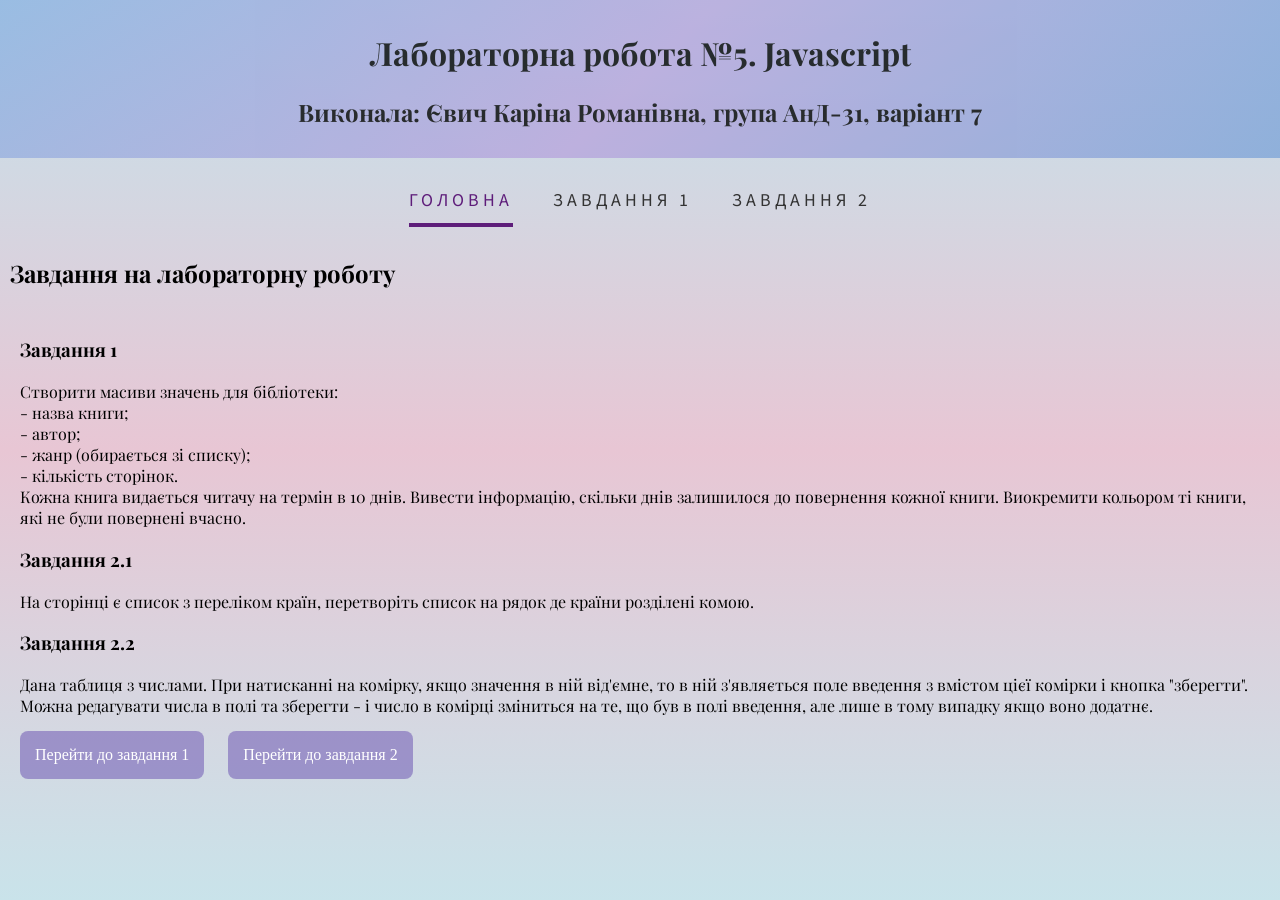
<file: index.html>
<!doctype html>
<html lang="uk">
<head>
    <meta charset="UTF-8">
    <meta name="viewport" content="width=device-width, initial-scale=1.0">
    <title>Лабораторна робота №5. JavaScript</title>
    <link type="text/css" rel="stylesheet" href="css/style.css">
</head>
<body>
    <main class="b-main">
        <header class="b-header">
            <h1>Лабораторна робота №5. Javascript</h1>
            <h2>Виконала: Євич Каріна Романівна, група АнД-31, варіант 7</h2>
        </header>
        <nav class="b-menu">
            <a class="b-menu__link b-menu__link--active" href="index.html">Головна</a>
            <a class="b-menu__link" href="zavdannya_1.html">Завдання 1</a>
            <a class="b-menu__link" href="zavdannya_2.html">Завдання 2</a>
        </nav>
        <h2>Завдання на лабораторну роботу</h2>
        <div class="b-div-zadanie">
            <h3>Завдання 1</h3>
            Створити масиви значень для бібліотеки:<br>
            - назва книги;<br>
            - автор;<br>
            - жанр (обирається зі списку);<br>
            - кількість сторінок.<br>
            Кожна книга видається читачу на термін в 10 днів. Вивести інформацію, скільки днів
            залишилося до повернення кожної книги. Виокремити кольором ті книги, які не були
            повернені вчасно.
            <h3>Завдання 2.1</h3>
            На сторінці є список з переліком країн, перетворіть список на рядок де країни
            розділені комою.
            <h3>Завдання 2.2</h3>
            Дана таблиця з числами. При натисканні на комірку, якщо значення в ній від'ємне,
            то в ній з'являється поле введення з вмістом цієї комірки і кнопка "зберегти".
            Можна редагувати числа в полі та зберегти - і число в комірці зміниться на те,
            що був в полі введення, але лише в тому випадку якщо воно додатнє.
        </div>
        <a class="b-button" href="zavdannya_1.html">Перейти до завдання 1</a>
        <a class="b-button" href="zavdannya_2.html">Перейти до завдання 2</a>
    </main>
</body>
</html>
</file>
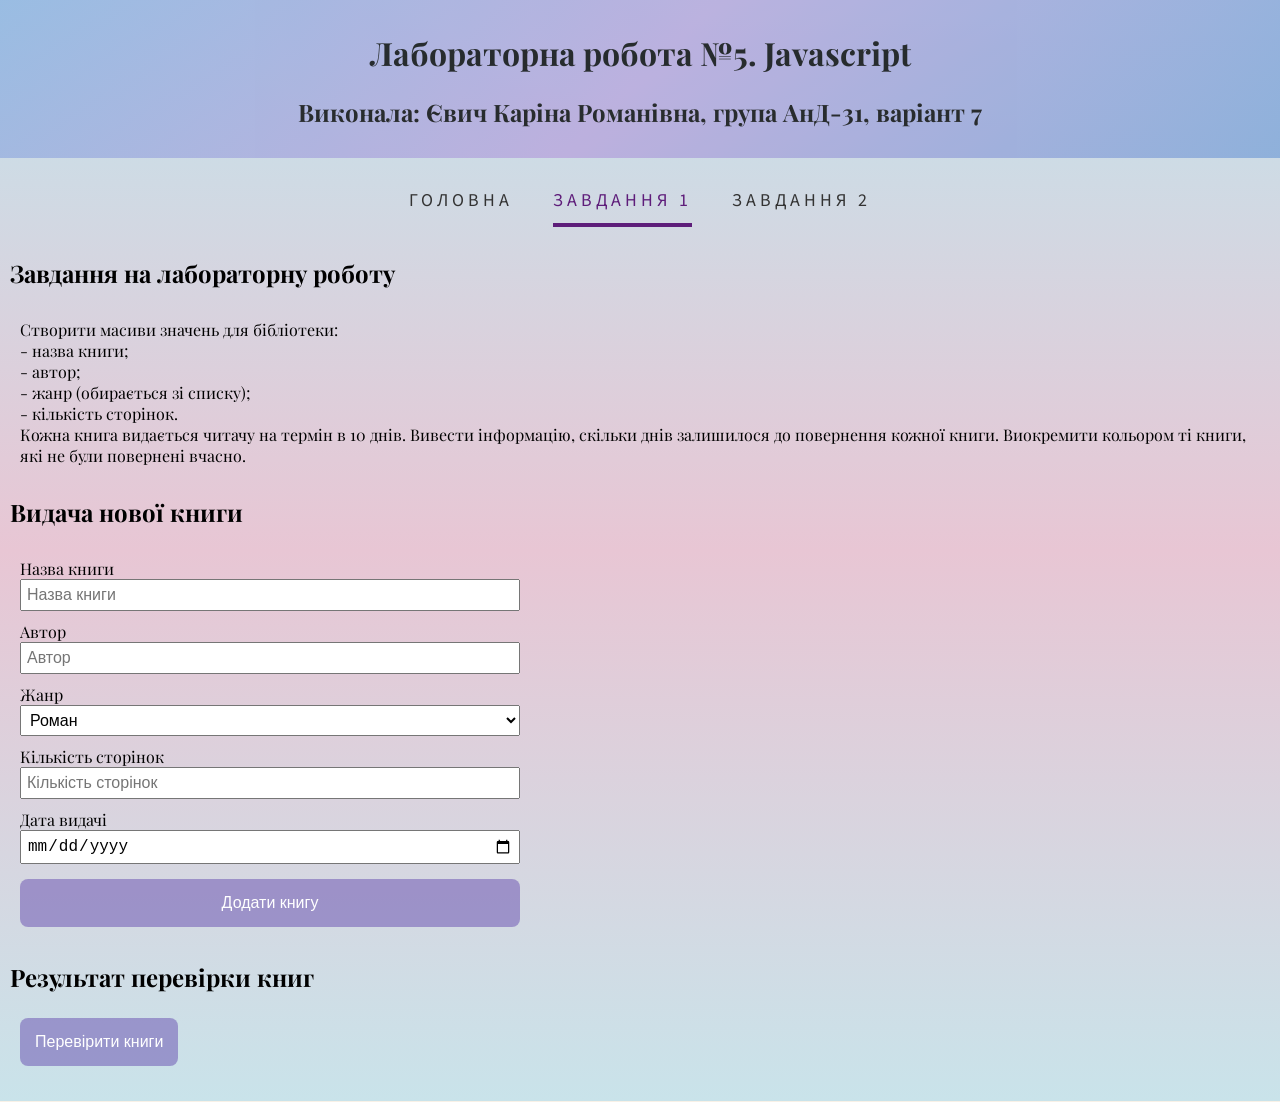
<file: zavdannya_1.html>
<!doctype html>
<html lang="uk">
<head>
    <meta charset="UTF-8">
    <meta name="viewport" content="width=device-width, initial-scale=1.0">
    <title>Лабораторна робота №5. Завдання 1</title>
    <link type="text/css" rel="stylesheet" href="css/style.css">
    <script src="scripts/zavdannya_1.js"></script>
</head>
<body>
    <main class="b-main">
        <header class="b-header">
            <h1>Лабораторна робота №5. Javascript</h1>
            <h2>Виконала: Євич Каріна Романівна, група АнД-31, варіант 7</h2>
        </header>
        <nav class="b-menu">
            <a class="b-menu__link" href="index.html">Головна</a>
            <a class="b-menu__link b-menu__link--active" href="zavdannya_1.html">Завдання 1</a>
            <a class="b-menu__link" href="zavdannya_2.html">Завдання 2</a>
        </nav>
        <h2>Завдання на лабораторну роботу</h2>
        <div class="b-div-zadanie">
            Створити масиви значень для бібліотеки:<br>
            - назва книги;<br>
            - автор;<br>
            - жанр (обирається зі списку);<br>
            - кількість сторінок.<br>
            Кожна книга видається читачу на термін в 10 днів. Вивести інформацію, скільки днів
            залишилося до повернення кожної книги. Виокремити кольором ті книги, які не були
            повернені вчасно.
        </div>

        <h2>Видача нової книги</h2>
        <div class="b-form">
            <label for="name">Назва книги</label>
            <input type="text" id="name" placeholder="Назва книги">
            <label for="author">Автор</label>
            <input type="text" id="author" placeholder="Автор">
            <label for="genre">Жанр</label>
            <select id="genre"></select>
            <label for="pages">Кількість сторінок</label>
            <input type="number" id="pages" placeholder="Кількість сторінок">
            <label for="date">Дата видачі</label>
            <input type="date" id="date">
            <button class="b-button" type="button" onclick="addBook()">Додати книгу</button>
        </div>

        <h2>Результат перевірки книг</h2>
        <div id="rezult"></div>
        <button class="b-button" type="button" onclick="ras()">Перевірити книги</button>
    </main>
</body>
</html>
</file>
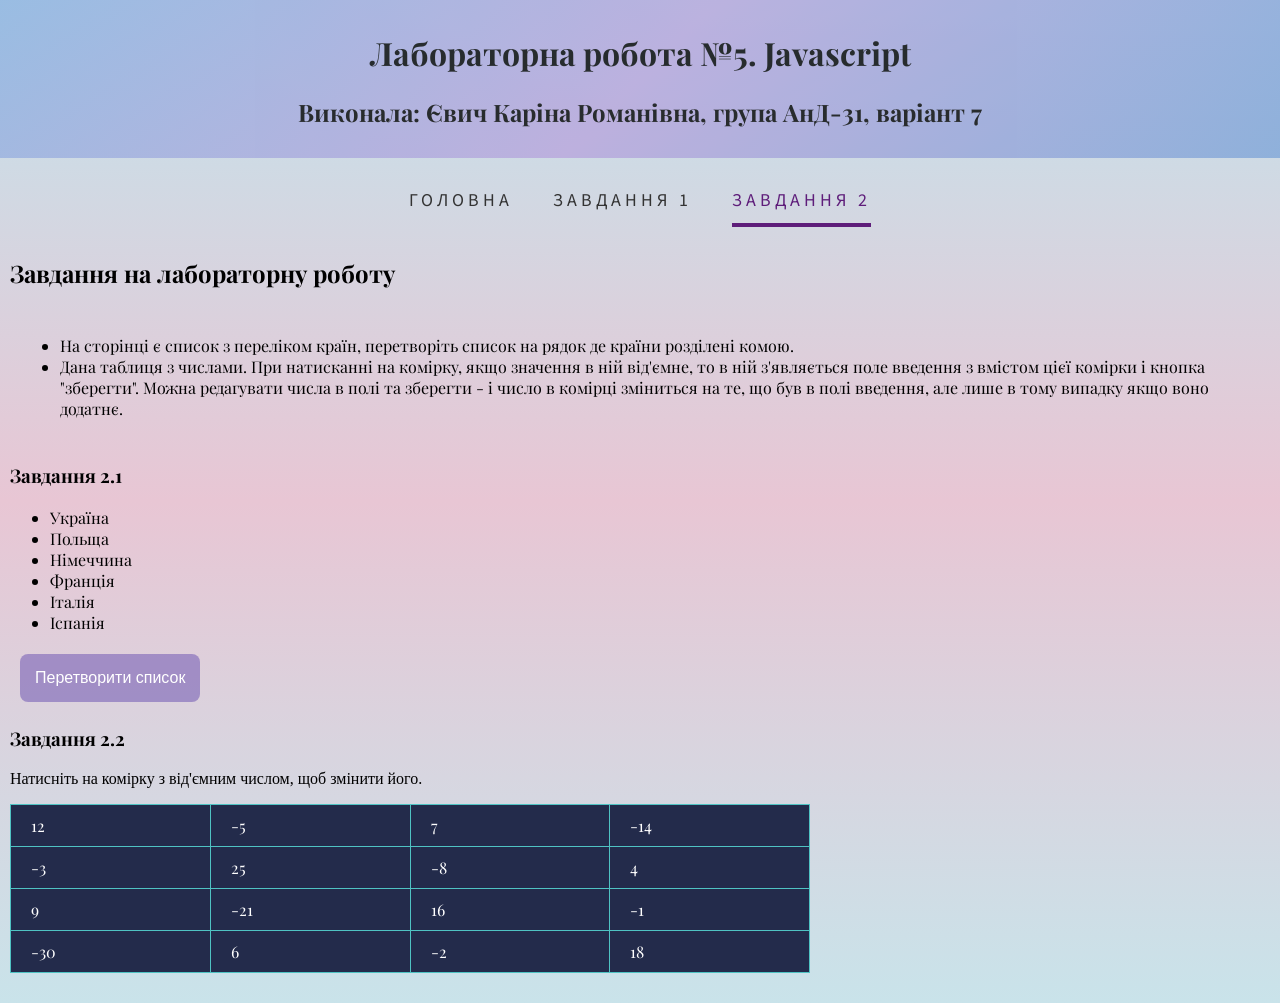
<file: zavdannya_2.html>
<!doctype html>
<html lang="uk">
<head>
    <meta charset="UTF-8">
    <meta name="viewport" content="width=device-width, initial-scale=1.0">
    <title>Лабораторна робота №5. Завдання 2</title>
    <link type="text/css" rel="stylesheet" href="css/style.css">
    <script src="scripts/zavdannya_2.js"></script>
</head>
<body>
    <main class="b-main">
        <header class="b-header">
            <h1>Лабораторна робота №5. Javascript</h1>
            <h2>Виконала: Євич Каріна Романівна, група АнД-31, варіант 7</h2>
        </header>
        <nav class="b-menu">
            <a class="b-menu__link" href="index.html">Головна</a>
            <a class="b-menu__link" href="zavdannya_1.html">Завдання 1</a>
            <a class="b-menu__link b-menu__link--active" href="zavdannya_2.html">Завдання 2</a>
        </nav>
        <h2>Завдання на лабораторну роботу</h2>
        <div class="b-div-zadanie">
            <ul>
                <li>На сторінці є список з переліком країн, перетворіть список на рядок де країни
                    розділені комою.</li>
                <li>Дана таблиця з числами. При натисканні на комірку, якщо значення в ній від'ємне,
                    то в ній з'являється поле введення з вмістом цієї комірки і кнопка "зберегти".
                    Можна редагувати числа в полі та зберегти - і число в комірці зміниться на те,
                    що був в полі введення, але лише в тому випадку якщо воно додатнє.</li>
            </ul>
        </div>

        <h3>Завдання 2.1</h3>
        <div id="countries">
            <ul>
                <li>Україна</li>
                <li>Польща</li>
                <li>Німеччина</li>
                <li>Франція</li>
                <li>Італія</li>
                <li>Іспанія</li>
            </ul>
        </div>
        <button class="b-button" type="button" onclick="list_obrab()">Перетворити список</button>

        <h3>Завдання 2.2</h3>
        <p>Натисніть на комірку з від'ємним числом, щоб змінити його.</p>
        <div class="b-table-wrap">
            <table class="b-table" id="table1">
                <tr><td>12</td><td>-5</td><td>7</td><td>-14</td></tr>
                <tr><td>-3</td><td>25</td><td>-8</td><td>4</td></tr>
                <tr><td>9</td><td>-21</td><td>16</td><td>-1</td></tr>
                <tr><td>-30</td><td>6</td><td>-2</td><td>18</td></tr>
            </table>
        </div>
    </main>
</body>
</html>
</file>
<file: css/style.css>
@import url('https://fonts.googleapis.com/css?family=Playfair+Display|Source+Sans+Pro:200,400');

html {
    scroll-behavior: smooth;
}
body {
    background: linear-gradient(180deg, #c3e4ec 0%, #e8c6d4 50%, #c9e3ea 100%);
    background-color: #f8f1e7;
    margin: 0;
    width: 100%;
    min-height: 100vh;
}
h1,
h2,
h3,
label,
div,
table {
    font-family: 'Playfair Display', serif;
}
.b-main {
    padding: 0 10px 30px;
}

/* Шапка */
.b-header {
    text-align: center;
    background: linear-gradient(135deg, #8fb3e0 0%, #b9a6dd 50%, #7fa6d8 100%);
    margin: 0 -10px;
    padding: 10px;
    opacity: 0.8;
}

/* Головне меню */
.b-menu {
    display: flex;
    flex-wrap: wrap;
    justify-content: center;
    gap: 10px 40px;
    margin: 30px 0;
}
.b-menu__link {
    font-family: 'Source Sans Pro', sans-serif;
    font-size: 18px;
    letter-spacing: 4px;
    text-transform: uppercase;
    text-decoration: none;
    color: #333;
    padding-bottom: 10px;
    border-bottom: 4px solid transparent;
}
.b-menu__link:hover,
.b-menu__link--active {
    color: #5e1d7a;
    border-bottom-color: #5e1d7a;
}

/* Опис завдання */
.b-div-zadanie {
    font-size: medium;
    padding: 10px 10px 10px 10px;
}

/* Кнопки */
.b-button {
    background-color: rgb(102, 76, 175, 0.5);
    /* Green */
    border: none;
    color: white;
    padding: 15px 15px 15px 15px;
    margin: 5px 10px;
    text-align: center;
    text-decoration: none;
    display: inline-block;
    border-radius: 8px;
    font-size: 16px;
    transition: all 0.3s ease-out;
    cursor: pointer;
}
.b-button:hover {
    background-color: rgb(94, 76, 175);
    color: white;
}

/* Форма додавання книги */
.b-form {
    display: flex;
    flex-direction: column;
    max-width: 500px;
    padding: 10px;
}
.b-form input,
.b-form select {
    font-size: 16px;
    padding: 5px;
    margin-bottom: 10px;
}
.b-form .b-button {
    margin: 5px 0;
}

/* Таблиця результатів завдання 1 */
#rezult {
    overflow-x: auto;
}
.b-table-rezult {
    border-collapse: collapse;
    margin: 10px;
}
.b-table-rezult td {
    padding: 5px 10px;
    border: 1px solid #999;
}
.b-table-rezult tr:first-child {
    font-weight: bold;
}

/* Таблиця завдання 2.2 */
.b-table-wrap {
    overflow-x: auto;
}
.b-table {
    border-collapse: collapse;
    width: 100%;
    max-width: 800px;
    table-layout: fixed;
    background-color: #232b4b;
    color: white;
}
.b-table td {
    padding: 10px 20px;
    border: 1px solid #4fc3c3;
    cursor: pointer;
}
.b-table input {
    width: 70px;
    max-width: 100%;
    font-size: 16px;
}
.b-table .b-button {
    padding: 5px 10px;
    margin: 5px;
}

/* Адаптивність для мобільних пристроїв */
@media (max-width: 767px) {
    .b-header h1 {
        font-size: 24px;
    }
    .b-header h2 {
        font-size: 18px;
    }
    .b-menu {
        flex-direction: column;
        align-items: center;
    }
    .b-menu__link {
        font-size: 16px;
        letter-spacing: 2px;
    }
    .b-form {
        max-width: 100%;
    }
    .b-button {
        display: block;
        width: 100%;
        margin: 5px 0;
        box-sizing: border-box;
    }
    .b-table td {
        padding: 8px;
    }
}
</file>
